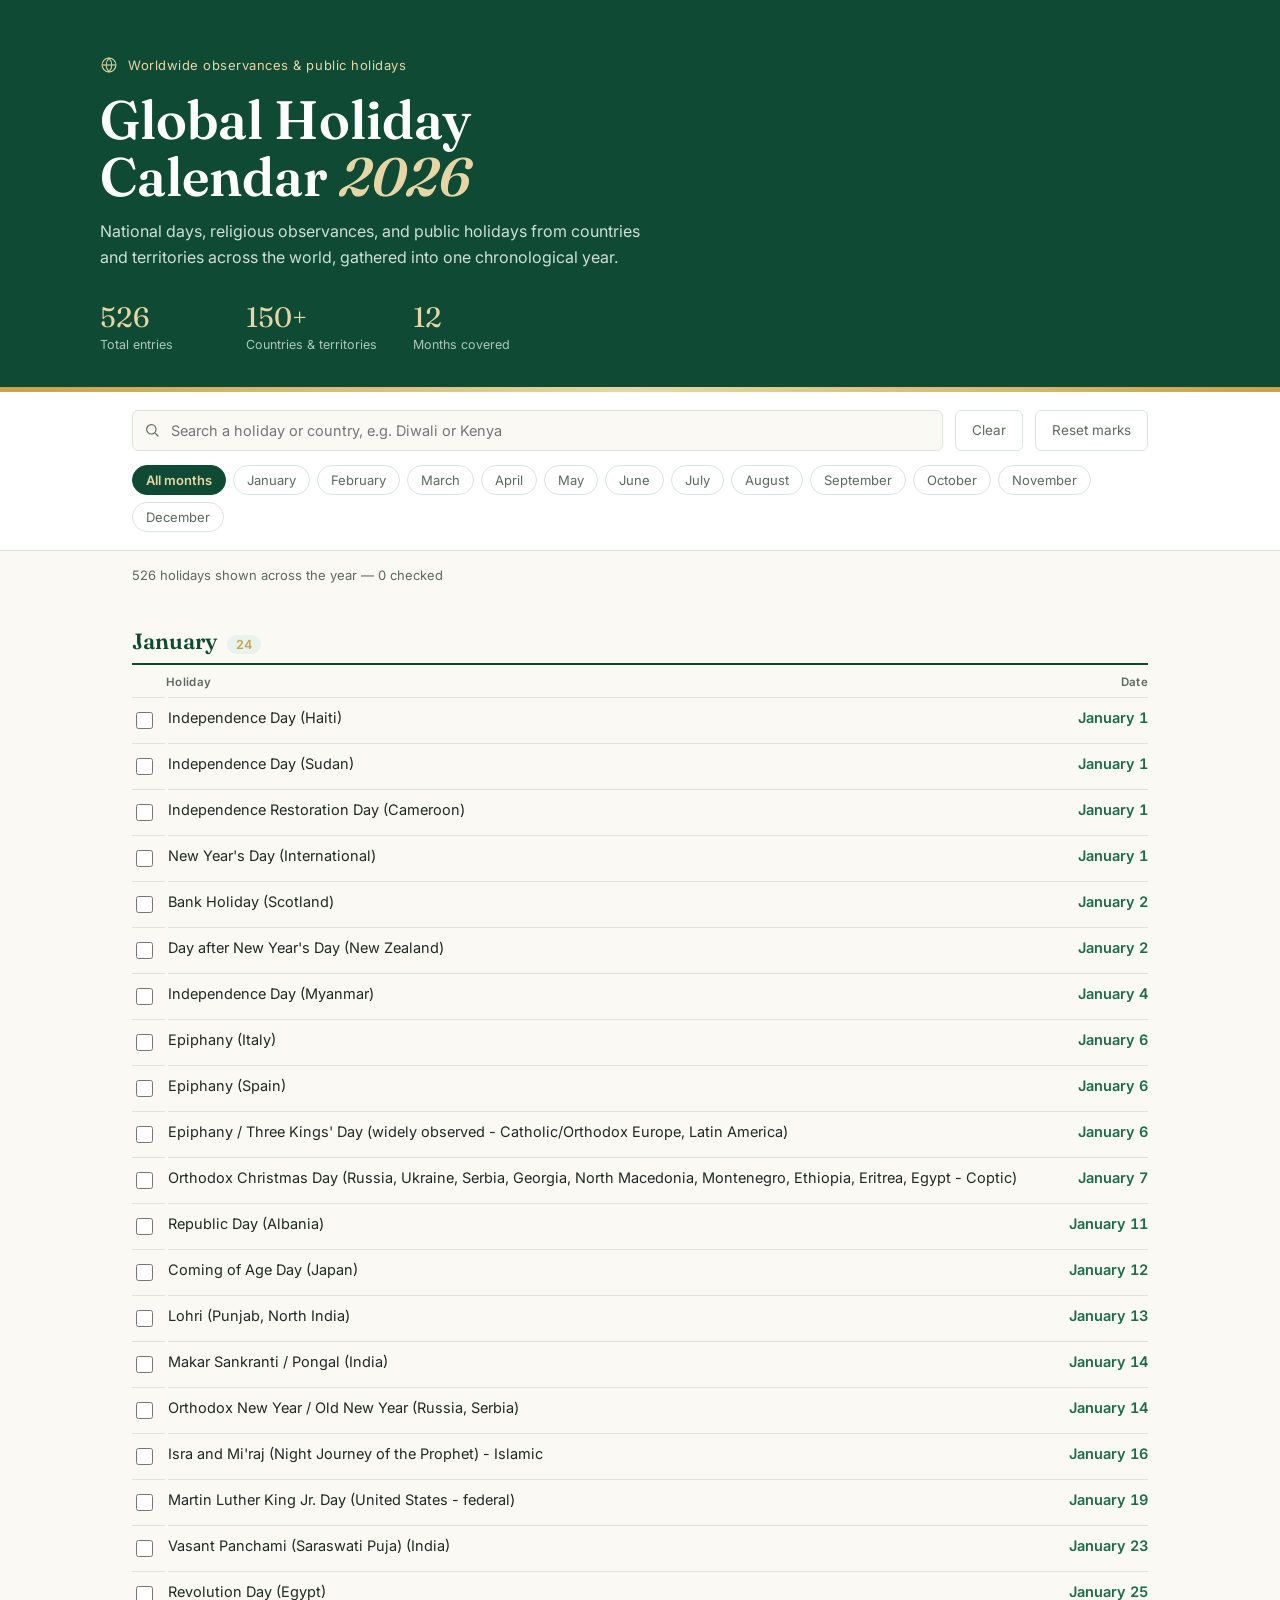
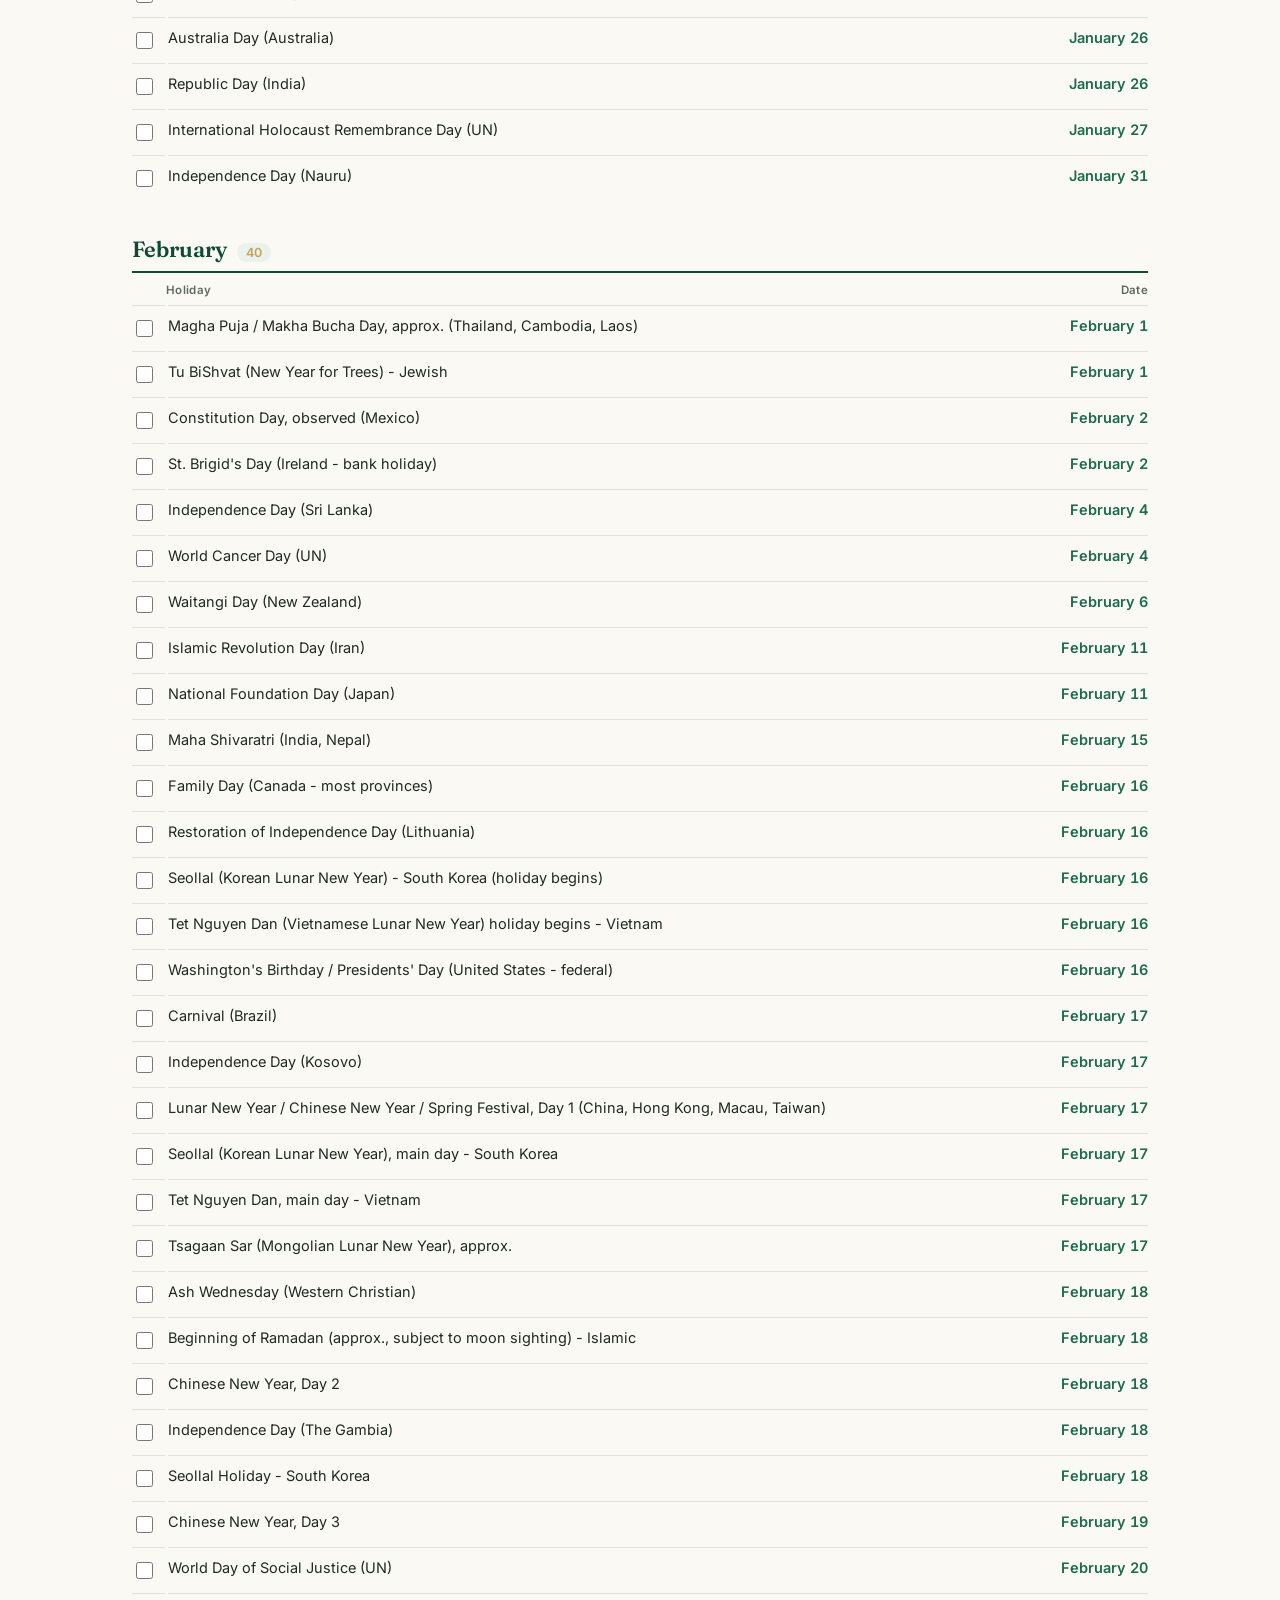
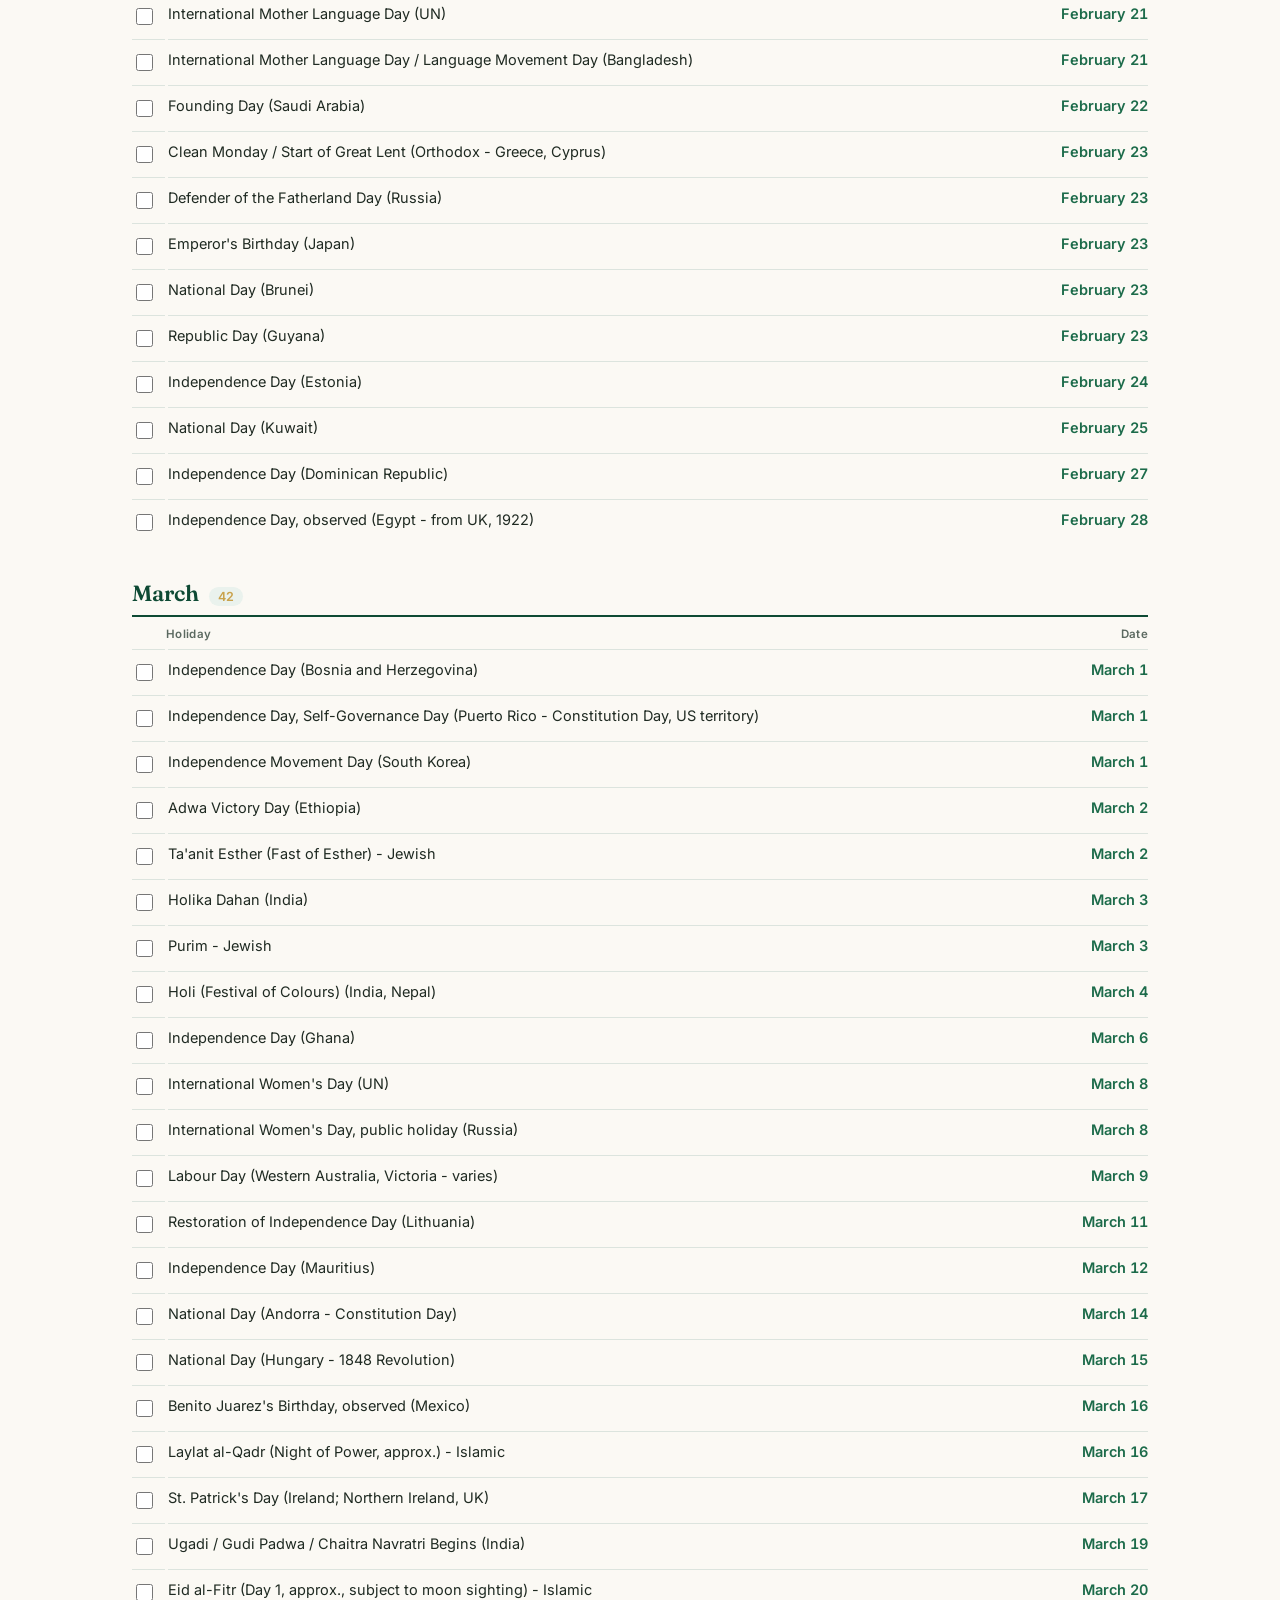
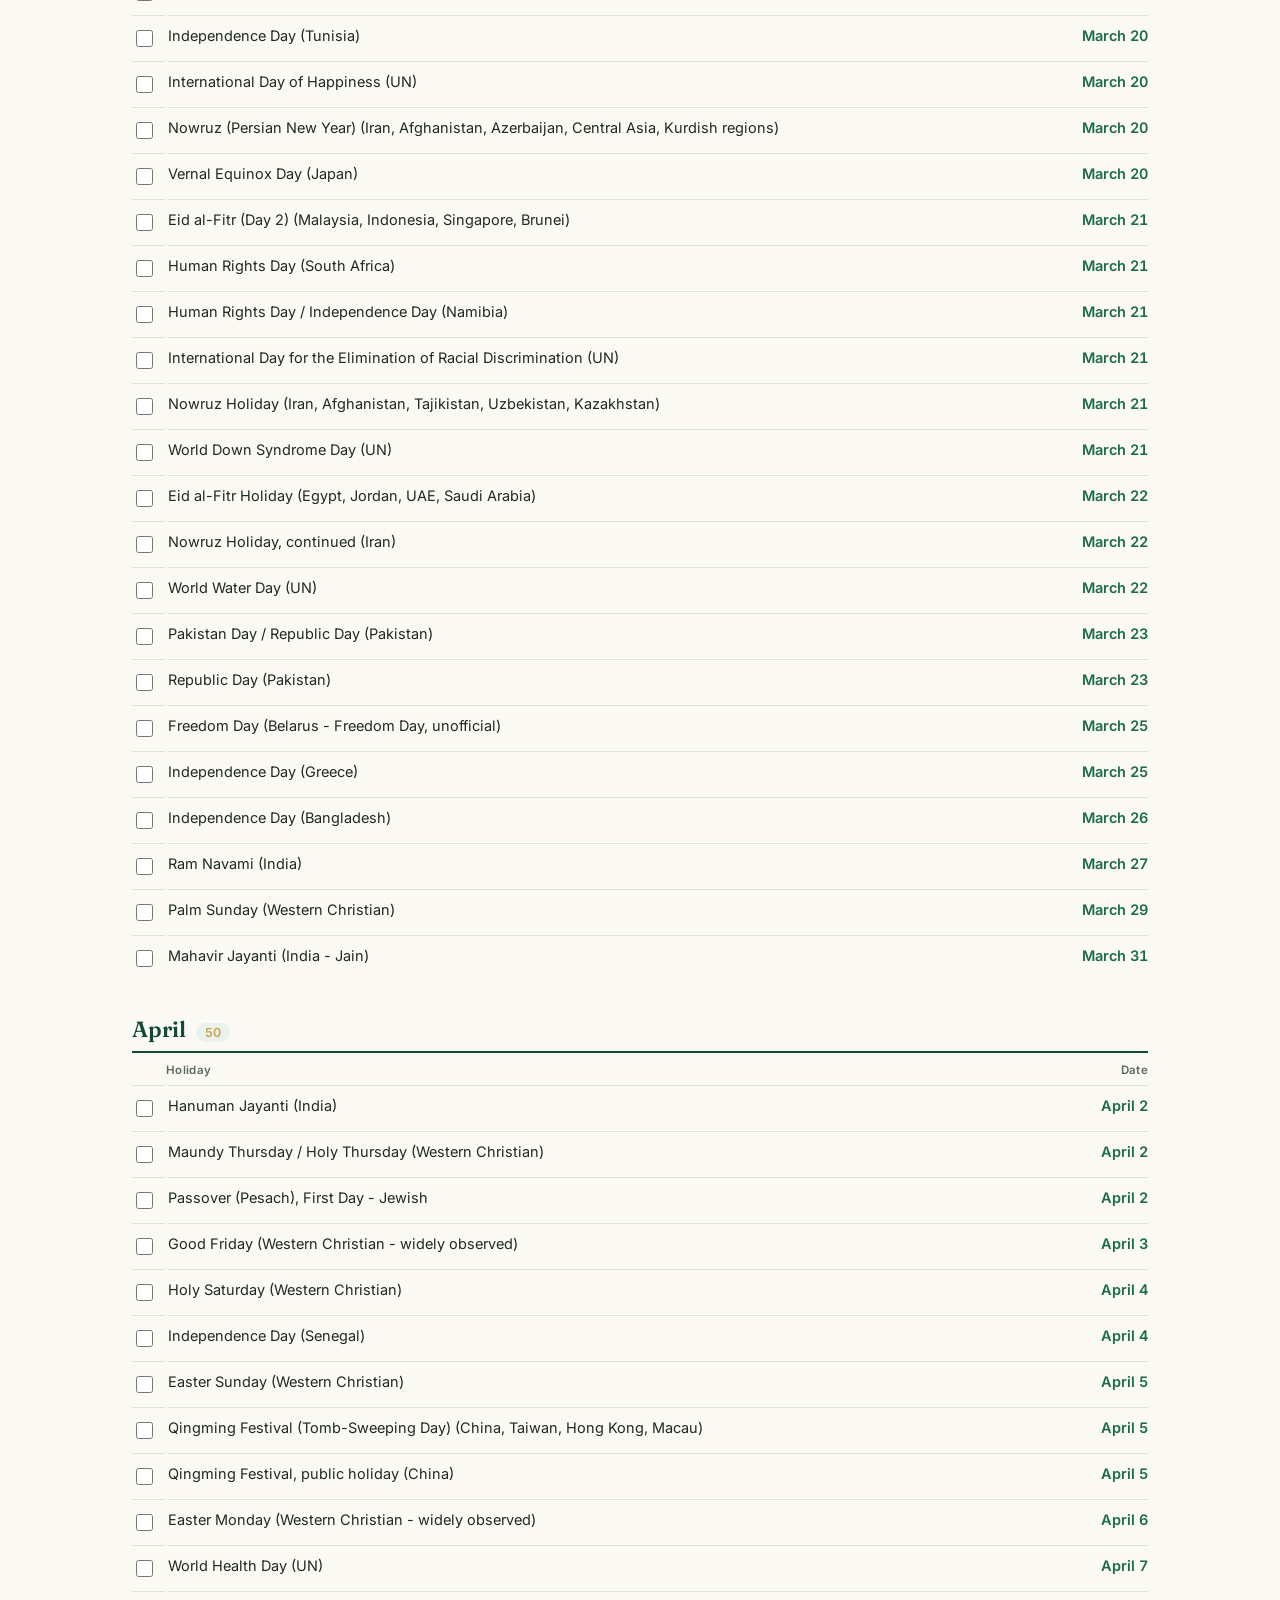
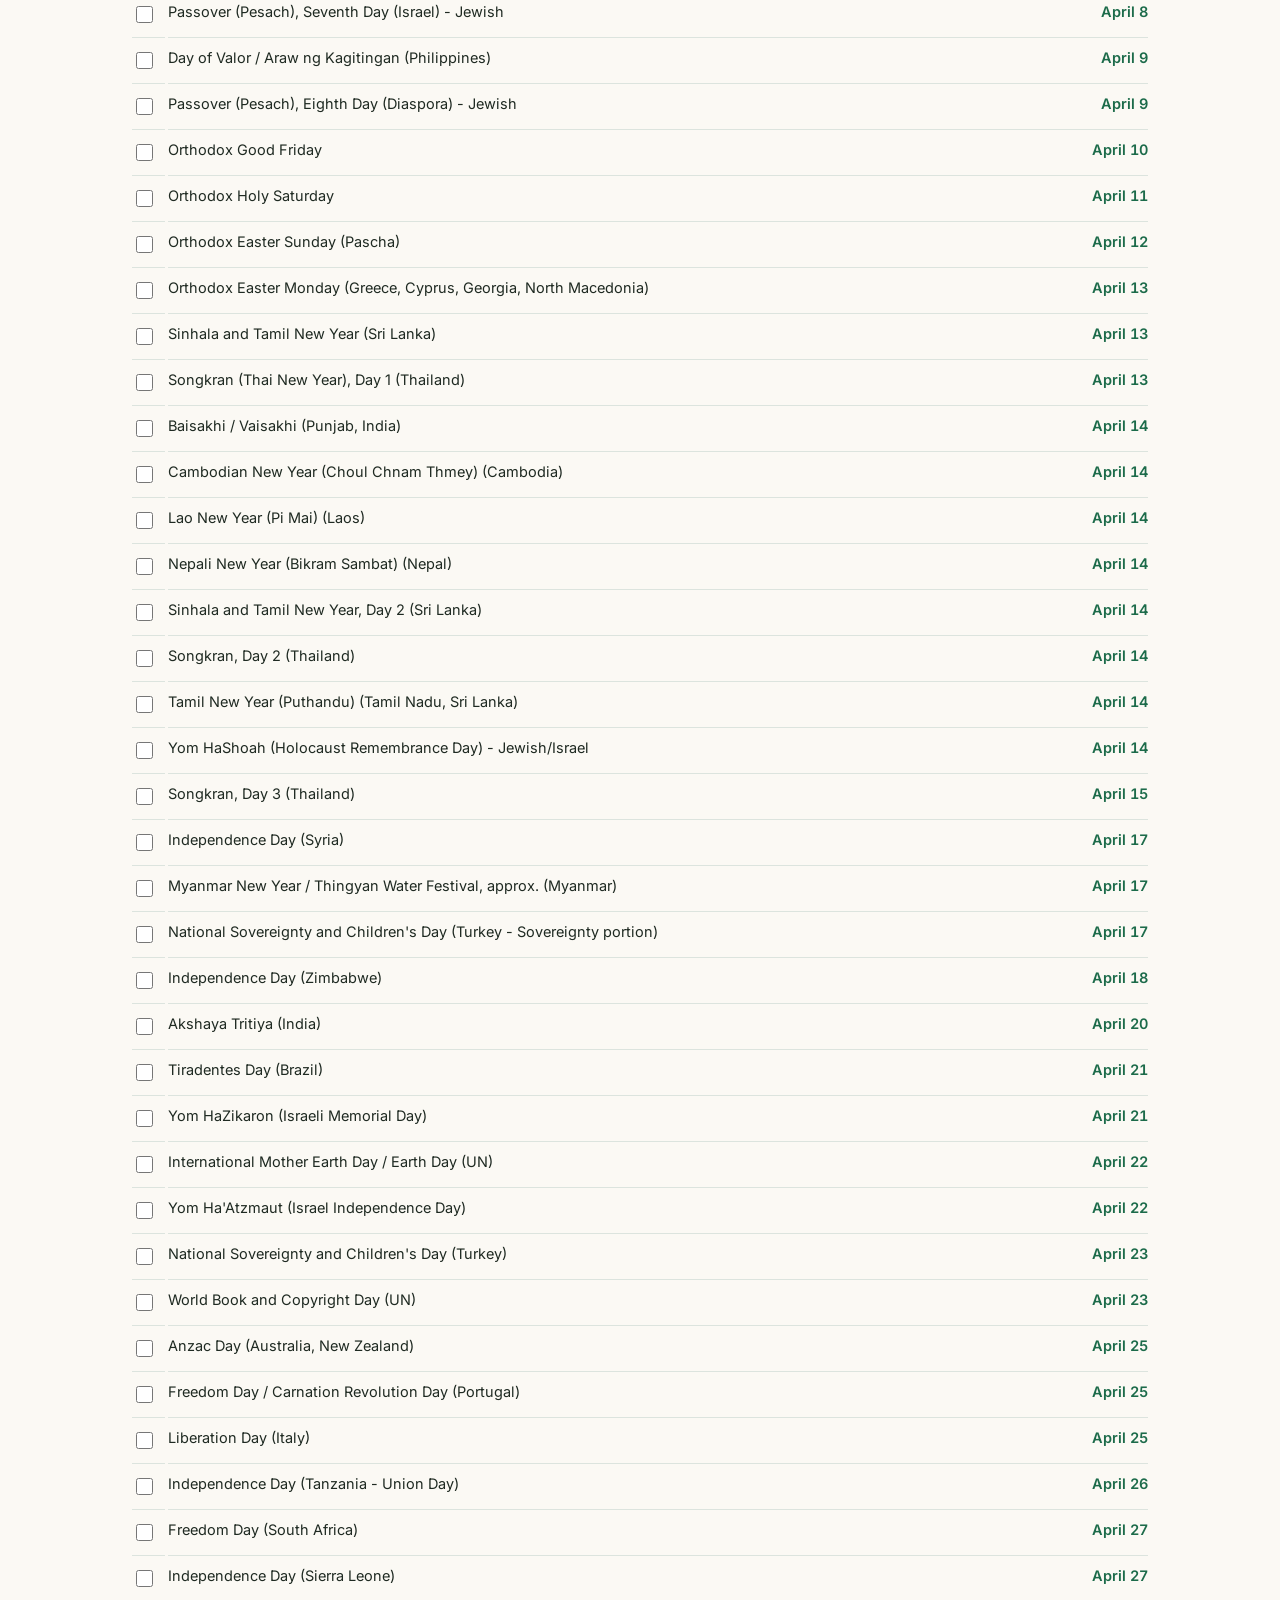
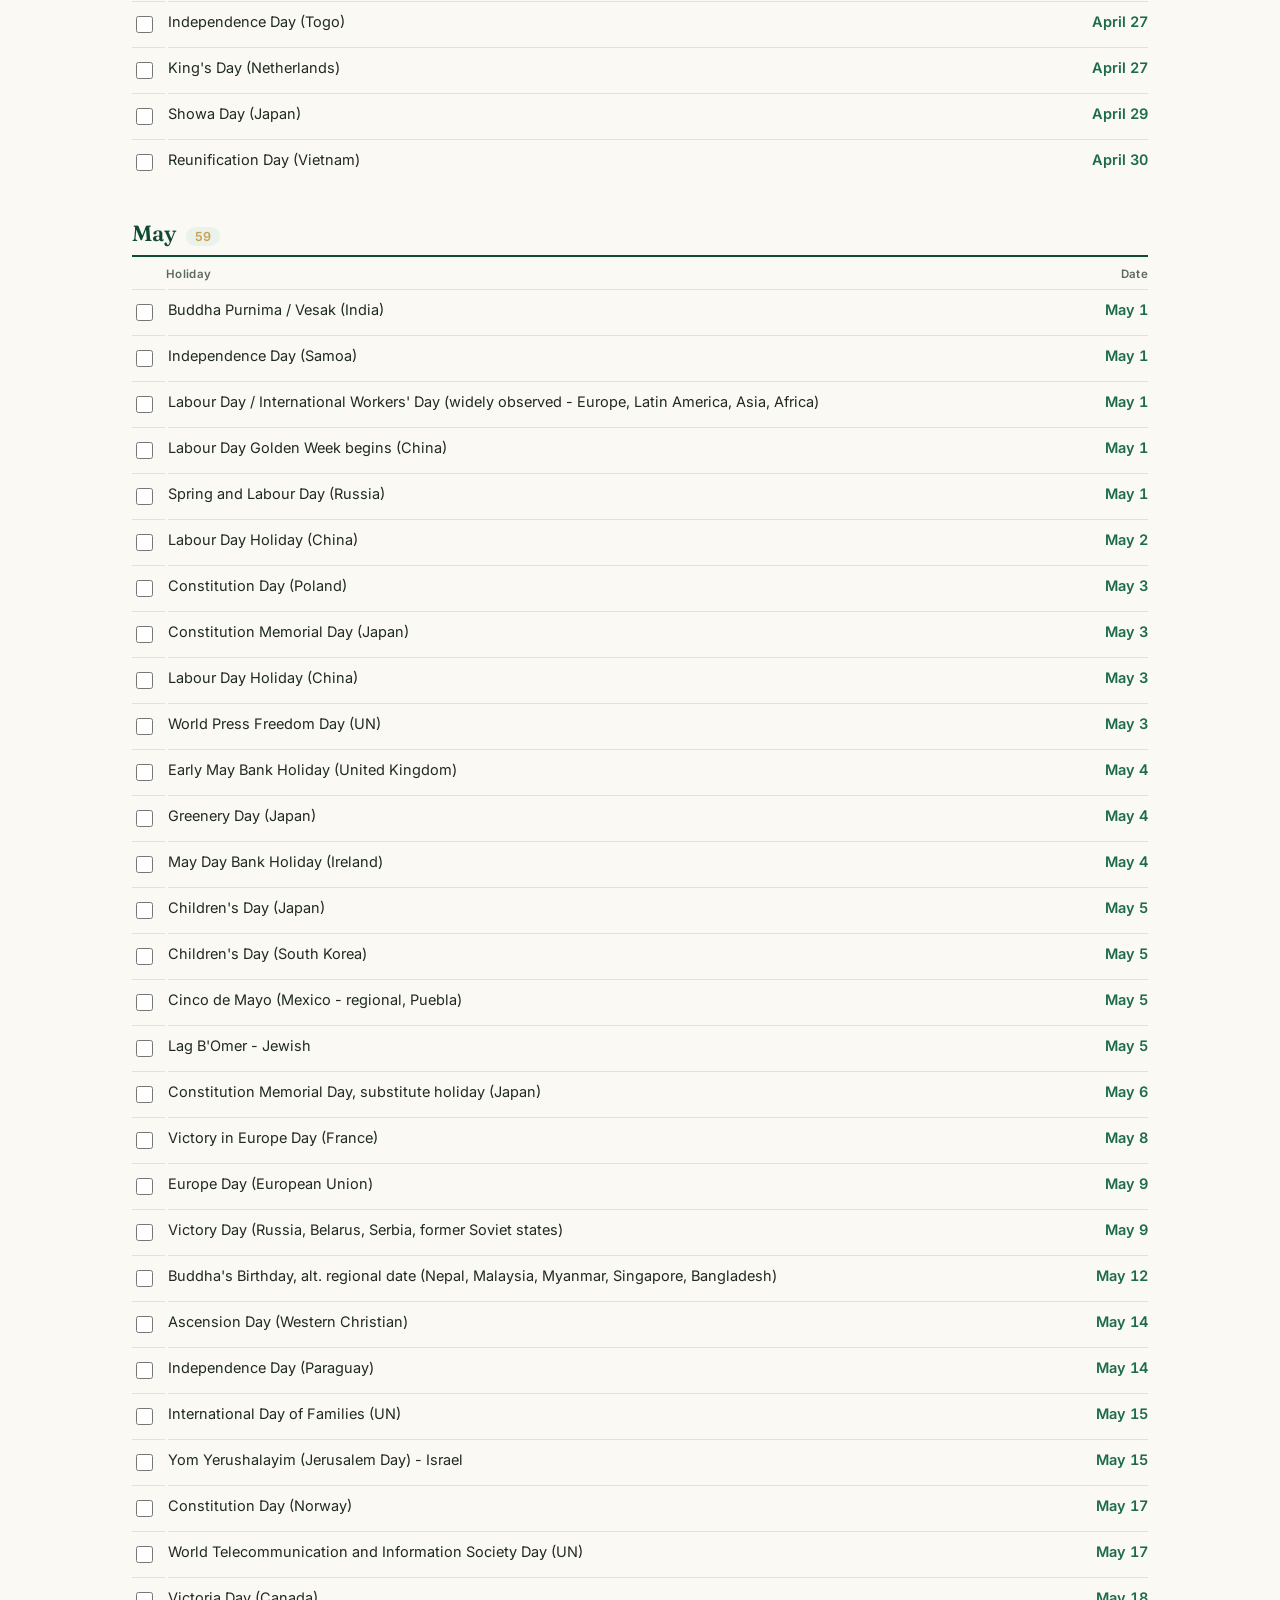
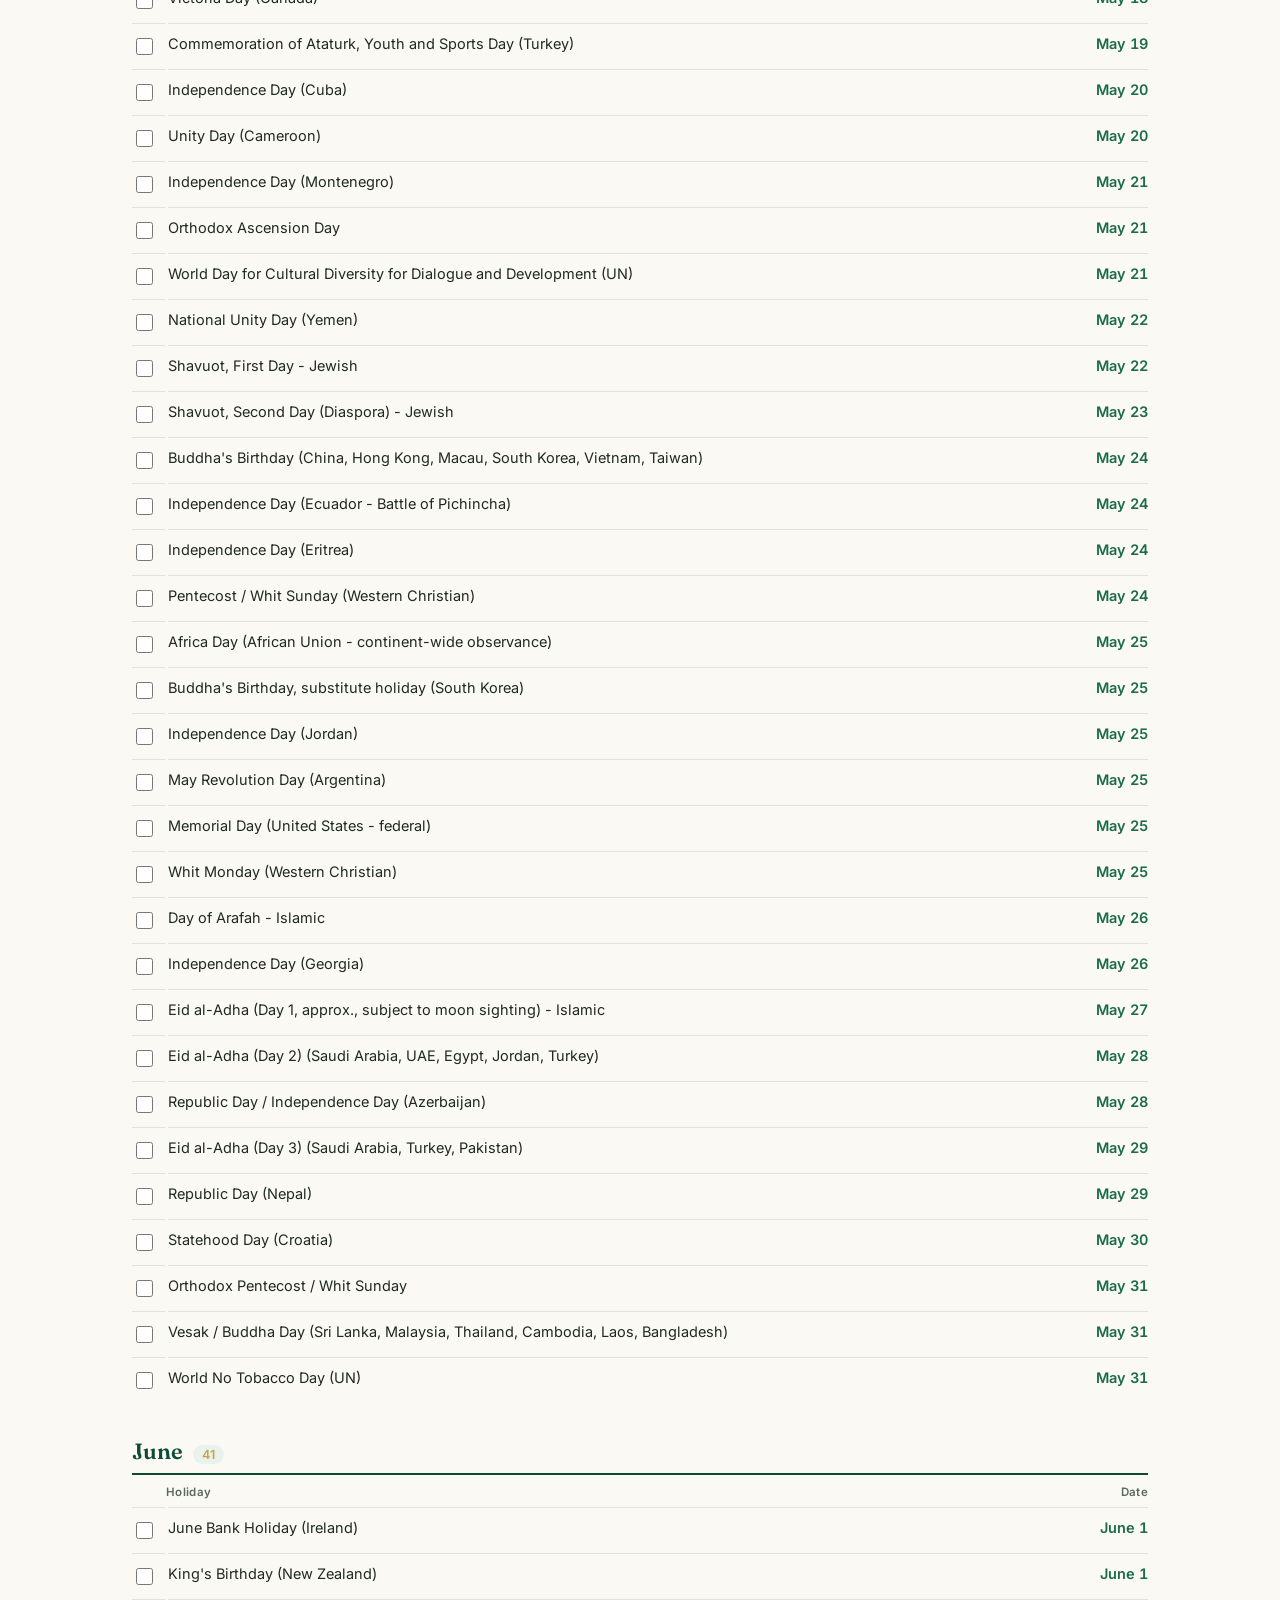
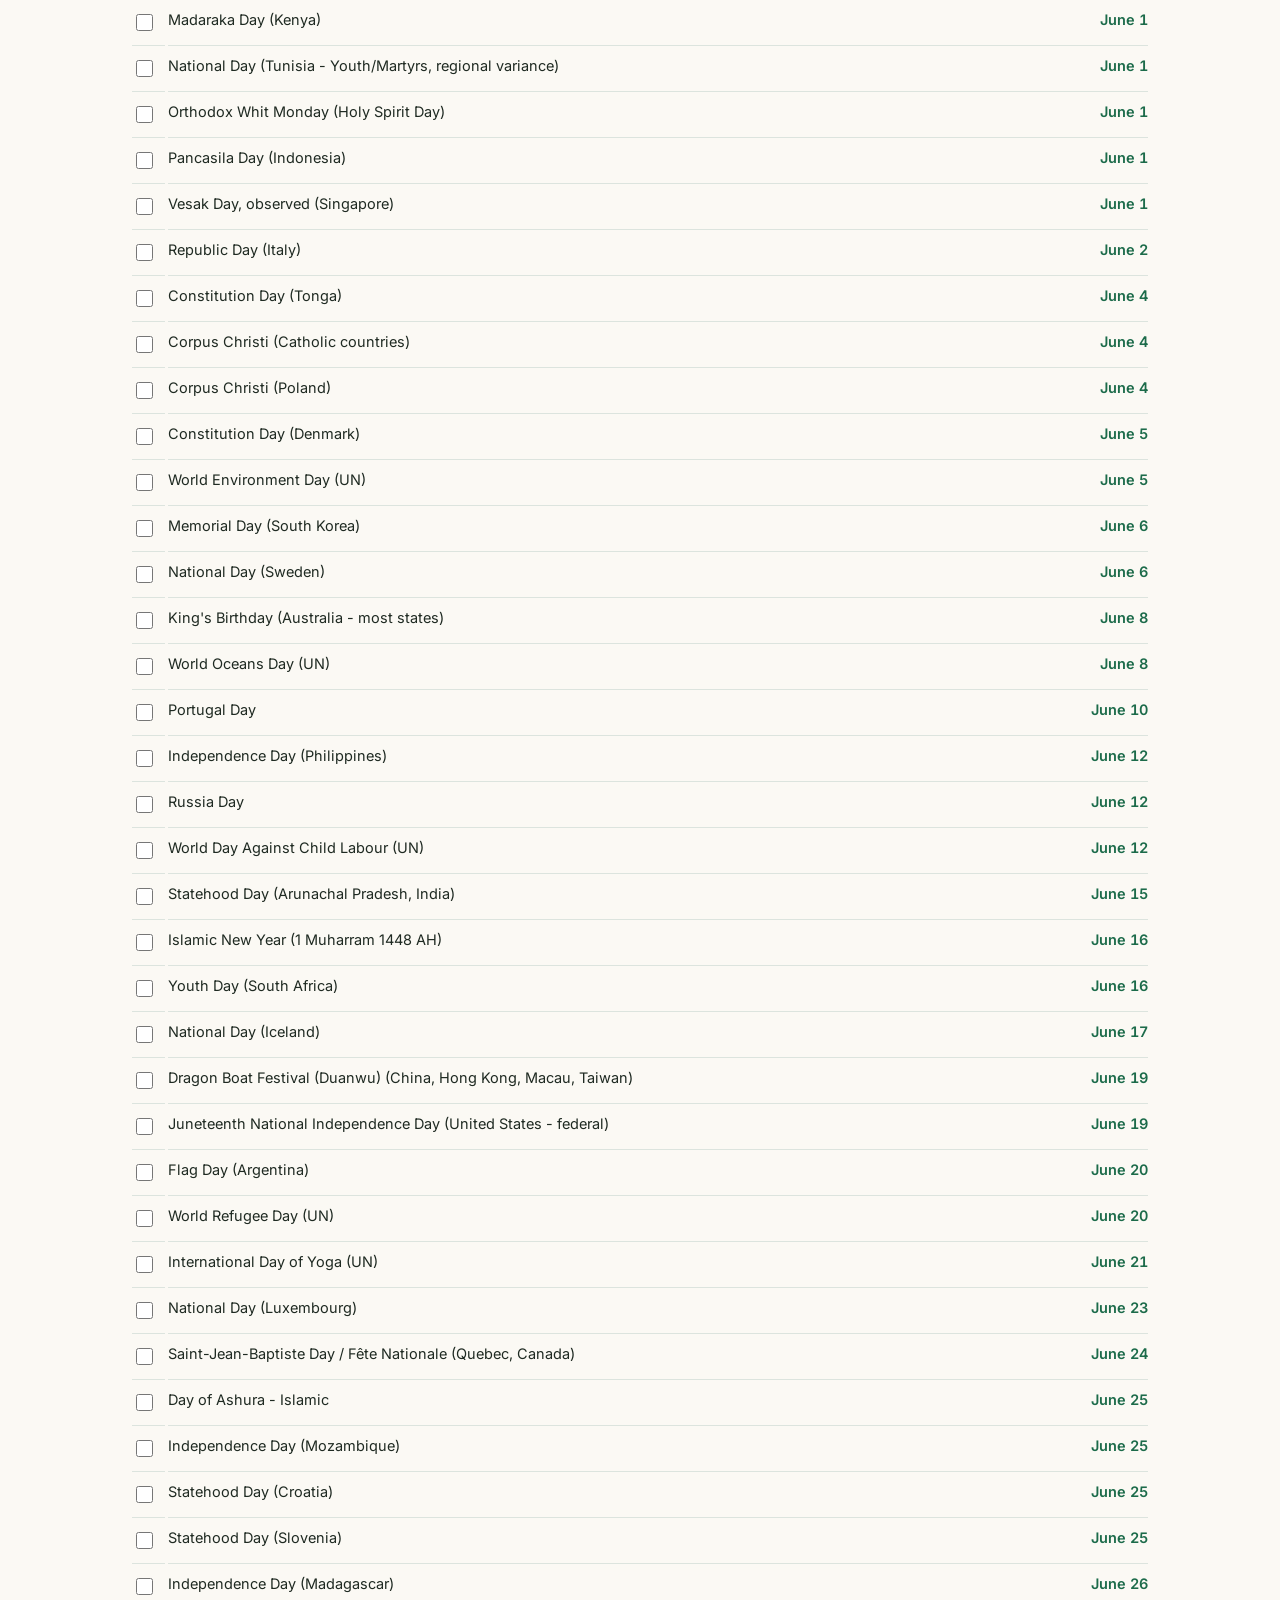
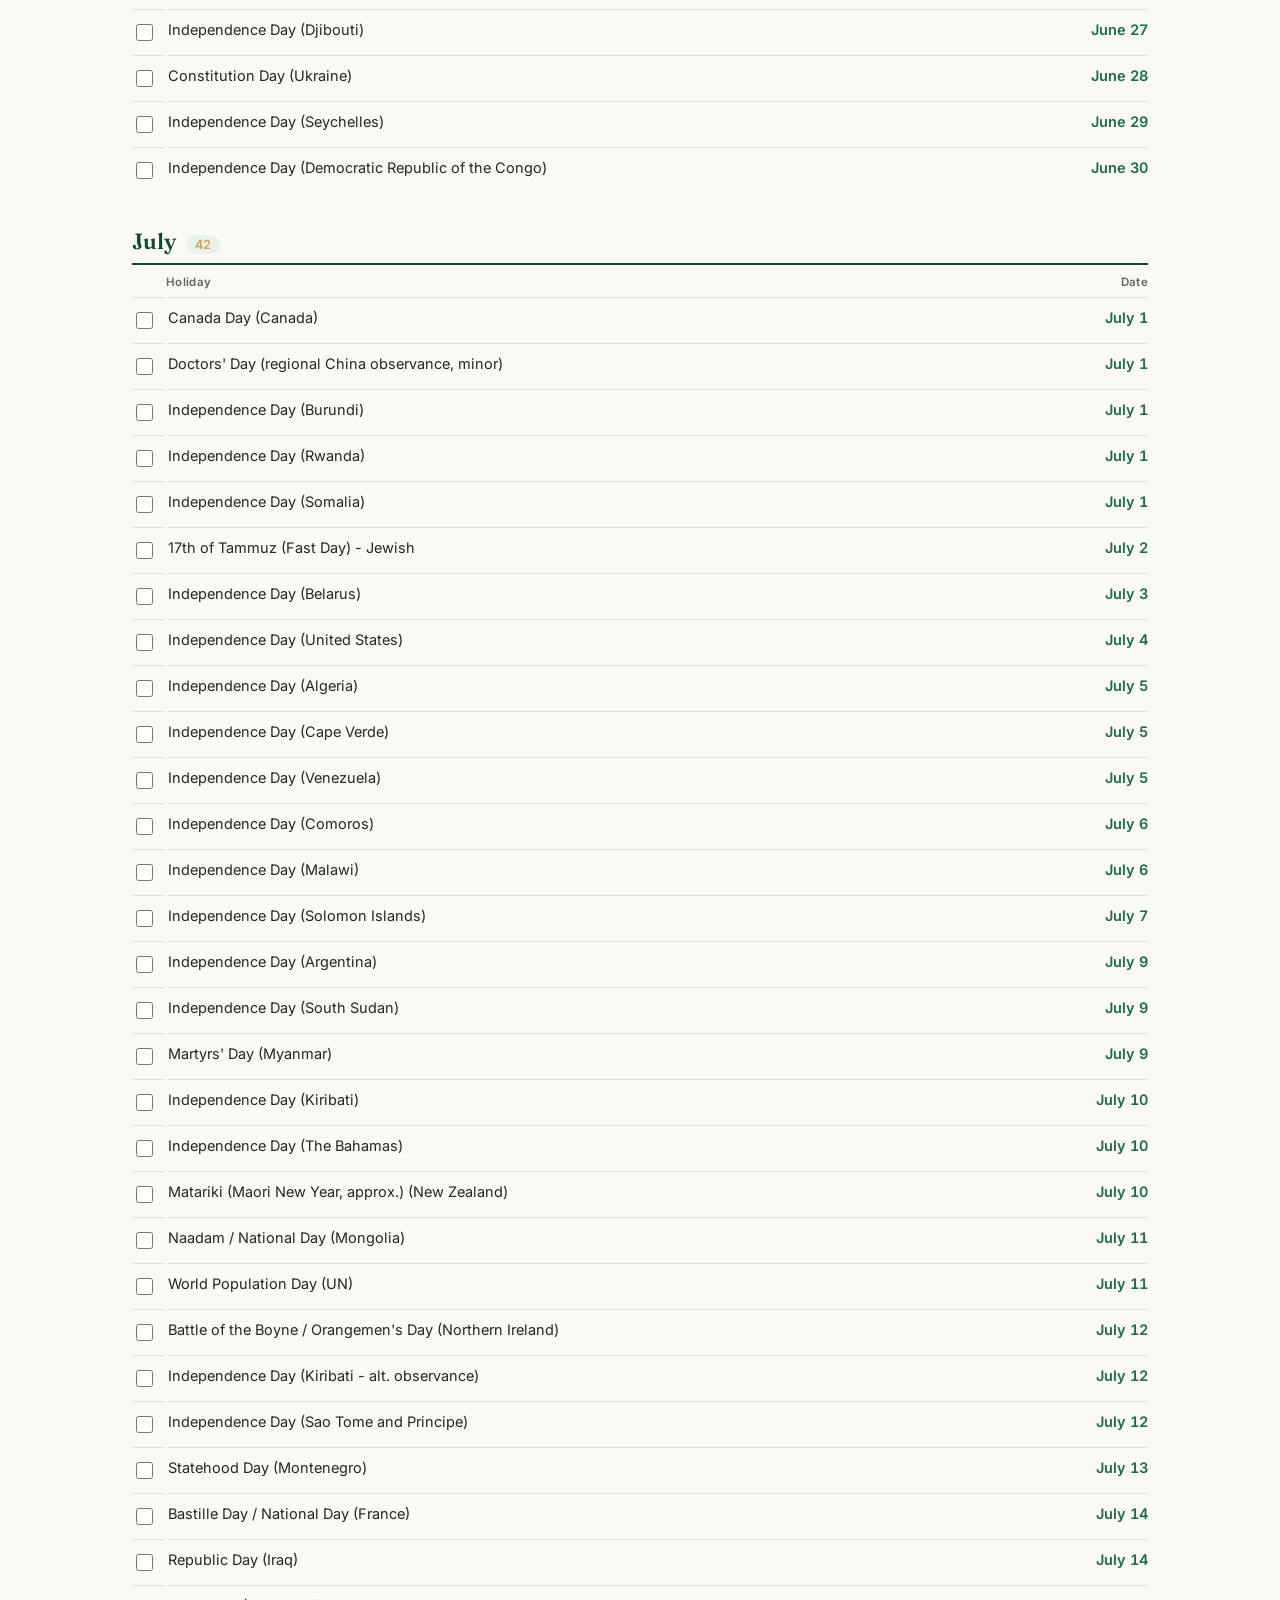
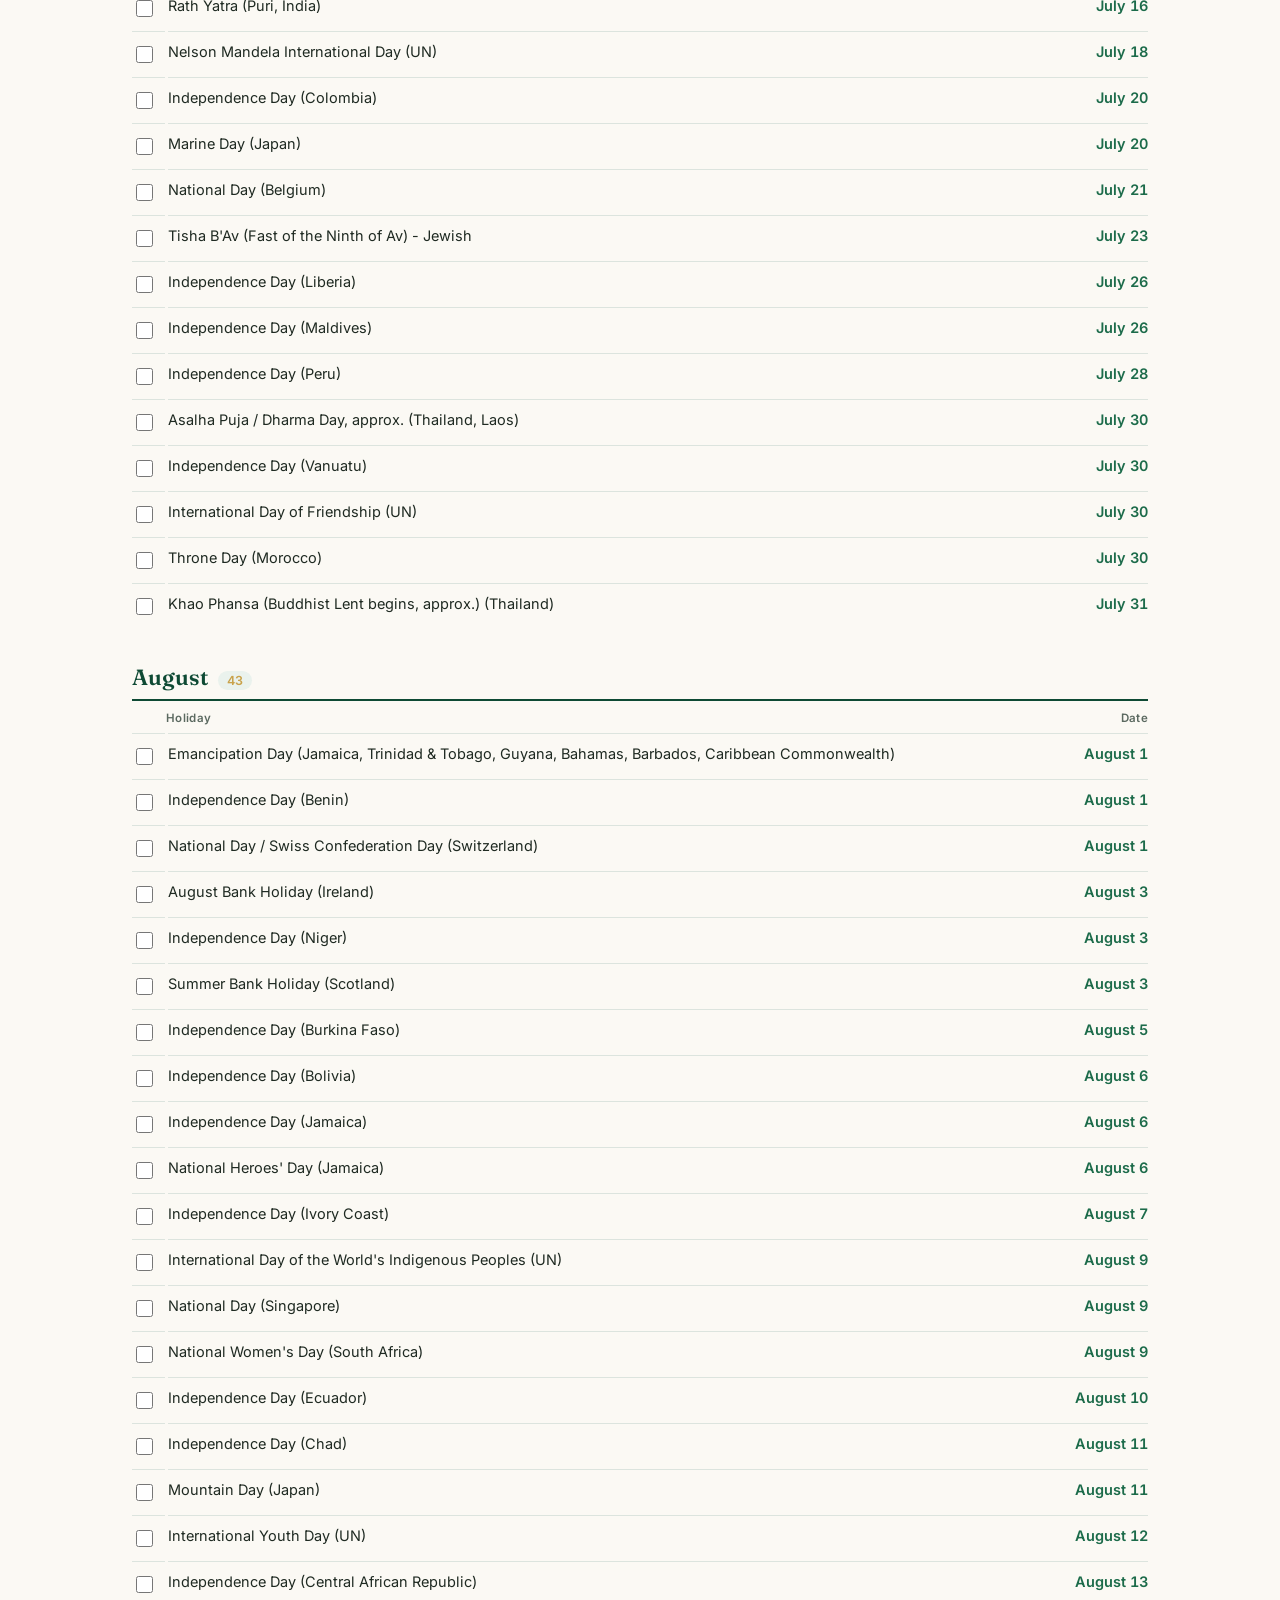
<file: index.html>
<!DOCTYPE html>
<html lang="en">
<head>
<meta charset="UTF-8">
<meta name="viewport" content="width=device-width, initial-scale=1.0">
<title>Global Holiday Calendar 2026</title>
<meta name="description" content="A searchable, chronological calendar of national holidays, religious observances, and cultural celebrations from countries and territories around the world for 2026.">
<link rel="preconnect" href="https://fonts.googleapis.com">
<link href="https://fonts.googleapis.com/css2?family=Fraunces:opsz,wght@9..144,400;9..144,500;9..144,600;9..144,700&family=Inter:wght@400;500;600;700&display=swap" rel="stylesheet">
<link rel="stylesheet" href="style.css">
</head>
<body>

<header class="hero">
  <div class="hero-inner">
    <div class="hero-mark">
      <svg viewBox="0 0 24 24" fill="none" xmlns="http://www.w3.org/2000/svg">
        <circle cx="12" cy="12" r="9.25" stroke="currentColor" stroke-width="1.4"/>
        <path d="M2.75 12H21.25" stroke="currentColor" stroke-width="1.4"/>
        <path d="M12 2.75C14.5 5.5 15.75 8.6 15.75 12C15.75 15.4 14.5 18.5 12 21.25C9.5 18.5 8.25 15.4 8.25 12C8.25 8.6 9.5 5.5 12 2.75Z" stroke="currentColor" stroke-width="1.4"/>
      </svg>
      Worldwide observances &amp; public holidays
    </div>
    <h1 class="title">Global Holiday<br>Calendar <em>2026</em></h1>
    <p class="subtitle">National days, religious observances, and public holidays from countries and territories across the world, gathered into one chronological year.</p>
    <div class="hero-stats">
      <div><div class="num" id="statTotal">—</div><div class="lbl">Total entries</div></div>
      <div><div class="num">150+</div><div class="lbl">Countries &amp; territories</div></div>
      <div><div class="num">12</div><div class="lbl">Months covered</div></div>
    </div>
  </div>
</header>

<div class="controls-wrap">
  <div class="controls">
    <div class="search-row">
      <div class="search-box">
        <svg viewBox="0 0 24 24" fill="none" xmlns="http://www.w3.org/2000/svg"><circle cx="11" cy="11" r="7" stroke="currentColor" stroke-width="1.8"/><path d="M21 21L16.65 16.65" stroke="currentColor" stroke-width="1.8" stroke-linecap="round"/></svg>
        <input type="text" id="searchInput" placeholder="Search a holiday or country, e.g. Diwali or Kenya">
      </div>
      <button class="clear-btn" id="clearBtn">Clear</button>
      <button class="clear-btn" id="resetChecksBtn" title="Uncheck every holiday">Reset marks</button>
    </div>
    <div class="month-pills" id="monthPills"></div>
  </div>
</div>

<div class="result-note" id="resultNote"></div>

<main id="main"></main>

<footer>
  Built from <strong id="statTotalFooter">—</strong> dated entries across national, religious, and cultural calendars for 2026. Movable religious dates follow expected astronomical calculations and may shift ±1 day by local moon-sighting confirmation.
</footer>

<script src="script.js"></script>
</body>
</html>
</file>
<file: style.css>
:root{
  --green-deep:#0E4A34;
  --green-mid:#1C6B4A;
  --green-tint:#EAF2ED;
  --gold:#C9A24B;
  --gold-soft:#E7D6A5;
  --cream:#FBF9F4;
  --white:#FFFFFF;
  --ink:#1F2A22;
  --ink-soft:#5B6960;
  --line:#DCE4DE;
  --radius:6px;
}
*{box-sizing:border-box;}
html,body{margin:0;padding:0;}
body{
  background:var(--cream);
  color:var(--ink);
  font-family:'Inter',system-ui,sans-serif;
  -webkit-font-smoothing:antialiased;
}
a{color:inherit;}

/* ---------- Header ---------- */
header.hero{
  background:var(--green-deep);
  color:var(--white);
  padding:56px 32px 40px;
  position:relative;
  overflow:hidden;
}
header.hero::after{
  content:"";
  position:absolute;
  left:0; right:0; bottom:0;
  height:5px;
  background:linear-gradient(90deg, var(--gold) 0%, var(--gold-soft) 50%, var(--gold) 100%);
}
.hero-inner{
  max-width:1080px;
  margin:0 auto;
}
.hero-mark{
  display:inline-flex;
  align-items:center;
  gap:10px;
  color:var(--gold-soft);
  font-size:13px;
  letter-spacing:.04em;
  margin-bottom:18px;
}
.hero-mark svg{ width:18px; height:18px; flex:none; }
h1.title{
  font-family:'Fraunces', serif;
  font-weight:600;
  font-size:clamp(32px, 5vw, 54px);
  line-height:1.05;
  margin:0 0 14px;
  max-width:16ch;
}
h1.title em{
  font-style:italic;
  color:var(--gold-soft);
}
p.subtitle{
  font-size:16px;
  line-height:1.6;
  color:#CFE0D6;
  max-width:56ch;
  margin:0;
}
.hero-stats{
  display:flex;
  gap:36px;
  margin-top:32px;
  flex-wrap:wrap;
}
.hero-stats div{ min-width:110px; }
.hero-stats .num{
  font-family:'Fraunces', serif;
  font-size:28px;
  color:var(--gold-soft);
  line-height:1;
}
.hero-stats .lbl{
  font-size:12.5px;
  color:#AEC7BC;
  margin-top:6px;
}

/* ---------- Controls ---------- */
.controls-wrap{
  background:var(--white);
  border-bottom:1px solid var(--line);
  position:sticky;
  top:0;
  z-index:20;
}
.controls{
  max-width:1080px;
  margin:0 auto;
  padding:18px 32px;
}
.search-row{
  display:flex;
  gap:12px;
  margin-bottom:14px;
}
.search-box{
  flex:1;
  position:relative;
}
.search-box input{
  width:100%;
  padding:11px 14px 11px 38px;
  border:1px solid var(--line);
  border-radius:var(--radius);
  font-family:'Inter',sans-serif;
  font-size:14.5px;
  color:var(--ink);
  background:var(--cream);
}
.search-box input:focus{
  outline:2px solid var(--gold);
  outline-offset:1px;
  background:var(--white);
}
.search-box svg{
  position:absolute;
  left:12px; top:50%;
  transform:translateY(-50%);
  width:16px; height:16px;
  color:var(--ink-soft);
}
.clear-btn{
  border:1px solid var(--line);
  background:var(--white);
  color:var(--ink-soft);
  border-radius:var(--radius);
  padding:0 16px;
  font-size:13.5px;
  cursor:pointer;
  font-family:'Inter',sans-serif;
}
.clear-btn:hover{ border-color:var(--green-mid); color:var(--green-deep); }

.month-pills{
  display:flex;
  flex-wrap:wrap;
  gap:7px;
}
.pill{
  border:1px solid var(--line);
  background:var(--white);
  color:var(--ink-soft);
  padding:6px 13px;
  border-radius:999px;
  font-size:13px;
  font-family:'Inter',sans-serif;
  cursor:pointer;
  transition:background .12s ease, color .12s ease, border-color .12s ease;
}
.pill:hover{ border-color:var(--gold); color:var(--green-deep); }
.pill.active{
  background:var(--gold);
  border-color:var(--gold);
  color:var(--green-deep);
  font-weight:600;
}
.pill-all.active{
  background:var(--green-deep);
  border-color:var(--green-deep);
  color:var(--gold-soft);
}

.result-note{
  max-width:1080px;
  margin:16px auto 0;
  padding:0 32px;
  font-size:13px;
  color:var(--ink-soft);
}

/* ---------- Table ---------- */
main{
  max-width:1080px;
  margin:0 auto;
  padding:20px 32px 80px;
}
.month-section{ margin-top:34px; }
.month-section:first-child{ margin-top:24px; }
.month-heading{
  display:flex;
  align-items:baseline;
  gap:10px;
  margin-bottom:10px;
  padding-bottom:8px;
  border-bottom:2px solid var(--green-deep);
}
.month-heading h2{
  font-family:'Fraunces', serif;
  font-weight:600;
  font-size:22px;
  color:var(--green-deep);
  margin:0;
}
.month-heading .count{
  font-size:12.5px;
  color:var(--gold);
  font-weight:600;
  background:var(--green-tint);
  padding:2px 9px;
  border-radius:999px;
}

table{
  width:100%;
  border-collapse:collapse;
}
thead th{
  text-align:left;
  font-size:11.5px;
  letter-spacing:.03em;
  color:var(--ink-soft);
  font-weight:600;
  padding:0 0 8px;
}
thead th.col-date{ text-align:right; }
thead th.col-check{ width:34px; padding-right:0; }
tbody tr{
  border-top:1px solid var(--line);
}
tbody tr:hover{ background:var(--green-tint); }
tbody td{
  padding:11px 0;
  font-size:14.5px;
  vertical-align:top;
}
td.col-check{
  width:34px;
  padding-right:0;
  vertical-align:middle;
}
.holiday-check{
  width:17px;
  height:17px;
  accent-color:var(--green-mid);
  cursor:pointer;
  vertical-align:middle;
}
td.col-title{
  color:var(--ink);
  padding-right:18px;
  border-left:3px solid transparent;
}
tbody tr:hover td.col-title{ border-left-color:var(--gold); padding-left:9px; }
td.col-date{
  text-align:right;
  white-space:nowrap;
  color:var(--green-mid);
  font-weight:600;
  font-variant-numeric:tabular-nums;
}

tbody tr.is-checked td.col-title{
  color:var(--ink-soft);
  text-decoration:line-through;
  text-decoration-color:var(--gold);
  text-decoration-thickness:1.5px;
}
tbody tr.is-checked td.col-date{ color:var(--ink-soft); }

.sr-only{
  position:absolute;
  width:1px; height:1px;
  padding:0; margin:-1px;
  overflow:hidden;
  clip:rect(0,0,0,0);
  white-space:nowrap;
  border:0;
}

.empty-state{
  text-align:center;
  padding:60px 20px;
  color:var(--ink-soft);
}
.empty-state .big{
  font-family:'Fraunces', serif;
  font-size:20px;
  color:var(--green-deep);
  margin-bottom:6px;
}

mark{
  background:var(--gold-soft);
  color:inherit;
  padding:0 1px;
  border-radius:2px;
}

footer{
  background:var(--green-deep);
  color:#AEC7BC;
  text-align:center;
  padding:26px 20px;
  font-size:12.5px;
}
footer strong{ color:var(--gold-soft); }

@media (max-width:640px){
  header.hero{ padding:40px 20px 32px; }
  .controls{ padding:14px 20px; }
  main{ padding:16px 20px 60px; }
  td.col-title{ font-size:13.5px; }
  .search-row{ flex-direction:column; }
}

@media (prefers-reduced-motion: reduce){
  *{ transition:none !important; }
}
</file>
